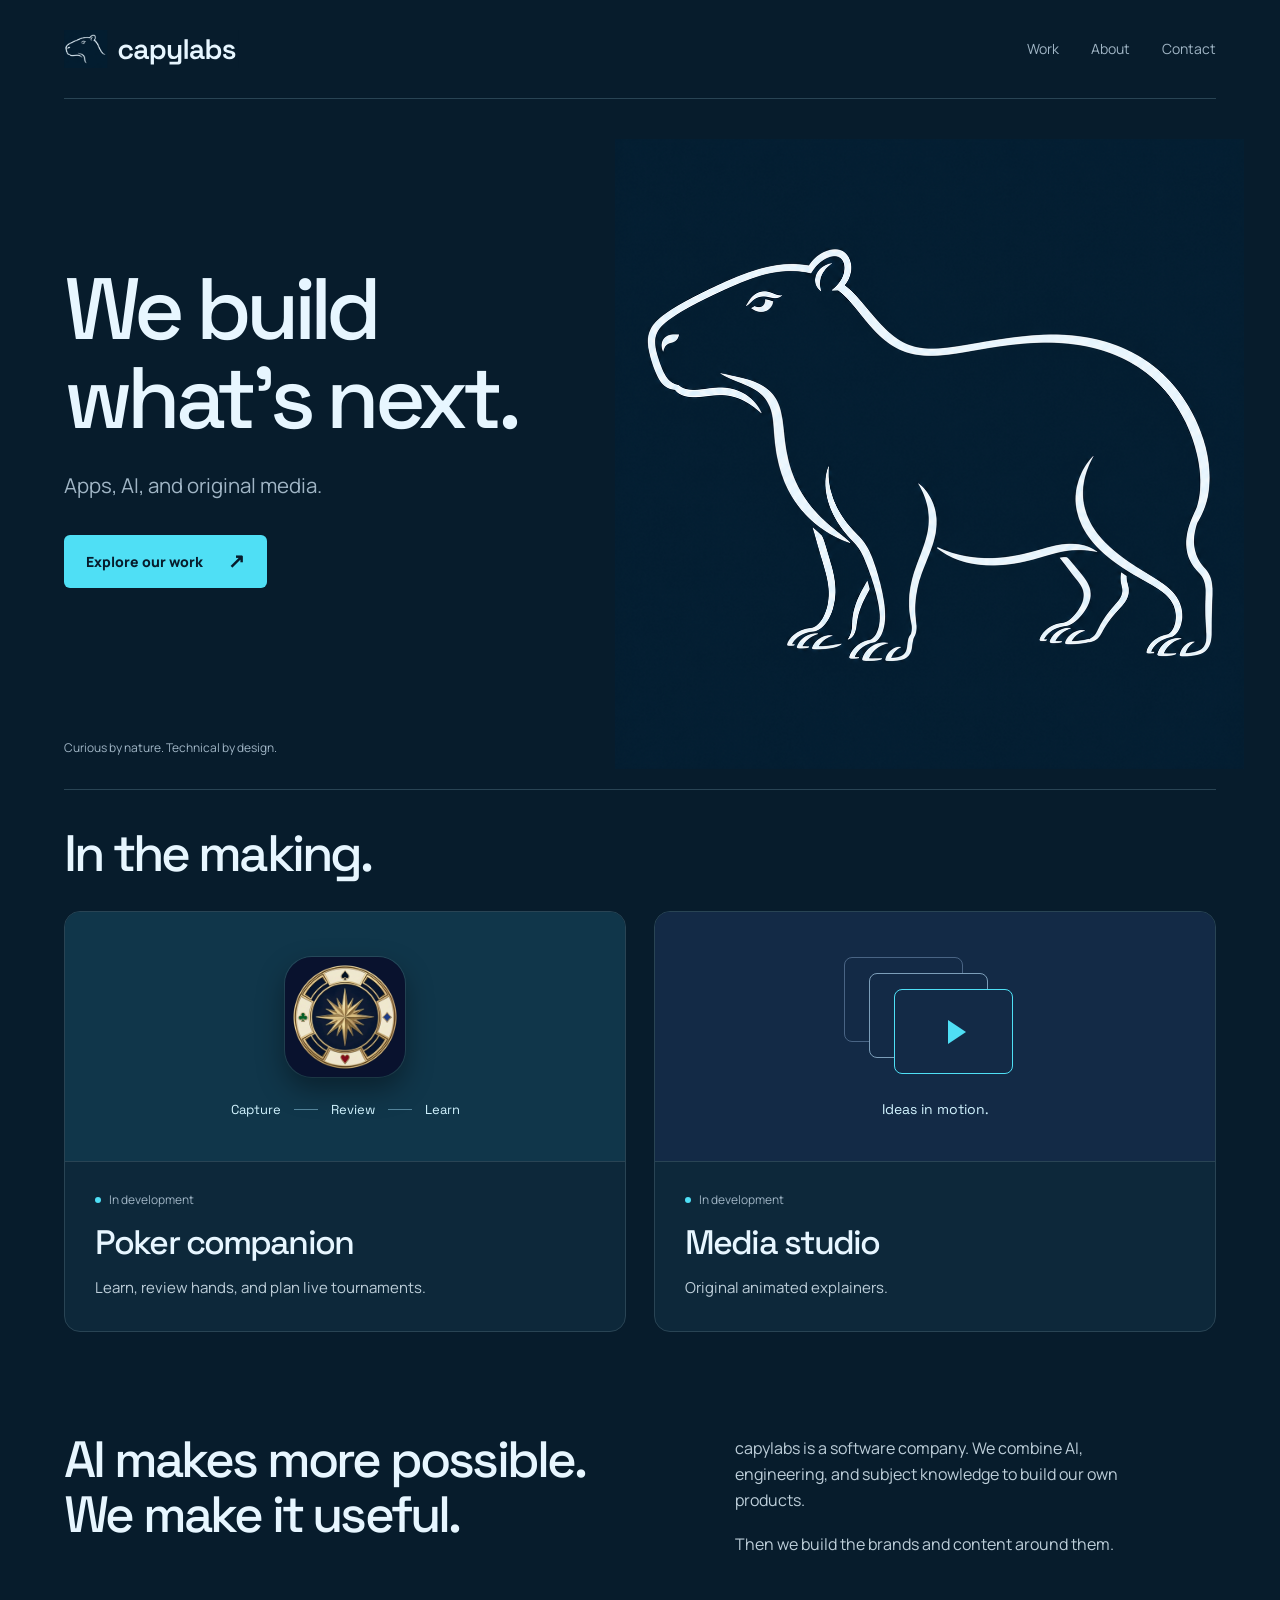
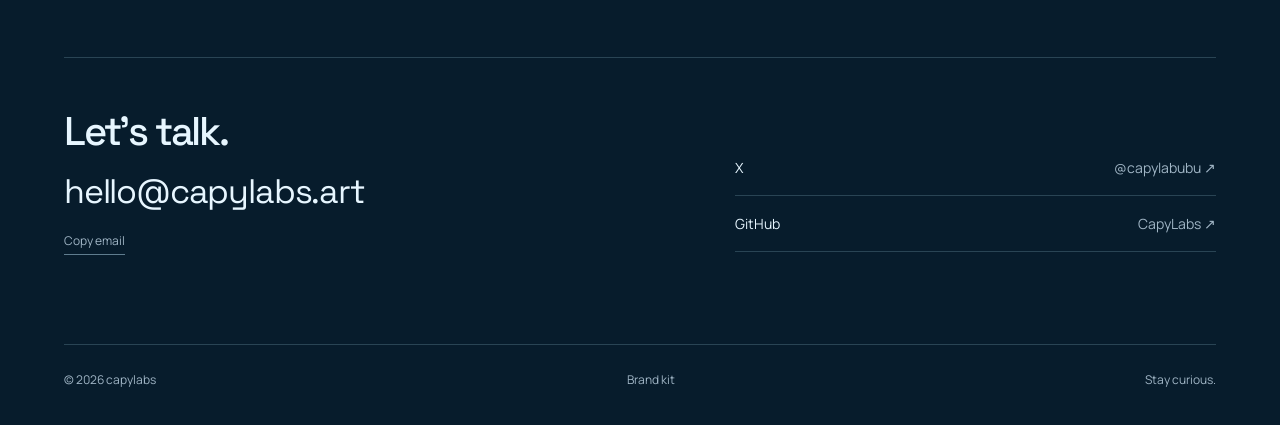
<file: index.html>
<!doctype html>
<html lang="en">
<head>
  <meta charset="utf-8">
  <meta name="viewport" content="width=device-width, initial-scale=1">
  <meta name="theme-color" content="#071C2C">
  <title>capylabs — Apps, AI, and original media</title>
  <meta name="description" content="capylabs builds apps, AI tools, and original media.">
  <meta property="og:type" content="website">
  <meta property="og:title" content="capylabs — We build what's next.">
  <meta property="og:description" content="Apps, AI, and original media.">
  <meta property="og:image" content="https://capylabs.art/assets/capylabs-social-card-1200x630.png">
  <meta property="og:url" content="https://capylabs.art/">
  <meta name="twitter:card" content="summary_large_image">
  <meta name="twitter:site" content="@capylabubu">
  <link rel="canonical" href="https://capylabs.art/">
  <link rel="icon" href="assets/capylabs-favicon.svg" type="image/svg+xml">
  <link rel="icon" href="assets/capylabs-favicon.png" type="image/png">
  <link rel="preload" href="assets/fonts/SpaceGrotesk.woff2" as="font" type="font/woff2" crossorigin>
  <link rel="stylesheet" href="styles.css">
  <script src="site.js" defer></script>
</head>
<body>
  <a class="skip-link" href="#main">Skip to content</a>
  <header class="site-header wrap">
    <a class="brand" href="./" aria-label="capylabs home"><img src="assets/capylabs-lockup.svg" alt="capylabs" width="383" height="92"></a>
    <nav aria-label="Main navigation"><a href="#work">Work</a><a href="#about">About</a><a href="#contact">Contact</a></nav>
  </header>
  <main id="main">
    <section class="hero wrap" aria-labelledby="hero-title">
      <div class="hero-copy"><h1 id="hero-title">We build<br>what's next.</h1><p>Apps, AI, and original media.</p><a class="button" href="#work">Explore our work <span aria-hidden="true">↗</span></a></div>
      <div class="hero-art"><img src="assets/capylabs-pure-contour.png" width="1254" height="1254" alt="A calm capybara drawn in flowing ice-white outlines on midnight navy" fetchpriority="high"></div>
      <p class="hero-foot">Curious by nature. Technical by design.</p>
    </section>

    <section class="work wrap" id="work" aria-labelledby="work-title">
      <div class="section-top"><h2 id="work-title">In the making.</h2></div>
      <div class="project-grid">
        <article class="project poker-project">
          <div class="project-graphic poker-graphic" aria-hidden="true"><img class="poker-icon" src="assets/poker-app-icon.png" alt="" width="144" height="144"><div class="workflow"><span>Capture</span><i></i><span>Review</span><i></i><span>Learn</span></div></div>
          <div class="project-copy"><p class="status"><span></span>In development</p><h3>Poker companion</h3><p>Learn, review hands, and plan live tournaments.</p></div>
        </article>
        <article class="project media-project">
          <div class="project-graphic media-graphic" aria-hidden="true"><div class="motion-frames"><span></span><span></span><span><i></i></span></div><p>Ideas in motion.</p></div>
          <div class="project-copy"><p class="status"><span></span>In development</p><h3>Media studio</h3><p>Original animated explainers.</p></div>
        </article>
      </div>
    </section>

    <section class="about wrap" id="about" aria-labelledby="about-title"><h2 id="about-title">AI makes more possible.<br>We make it useful.</h2><div><p>capylabs is a software company. We combine AI, engineering, and subject knowledge to build our own products.</p><p>Then we build the brands and content around them.</p></div></section>

    <section class="contact wrap" id="contact" aria-labelledby="contact-title"><div><h2 id="contact-title">Let's talk.</h2><a class="email" href="mailto:hello@capylabs.art">hello@capylabs.art</a><button class="copy-email" type="button" data-copy="hello@capylabs.art" data-copy-label="Email">Copy email</button><p class="copy-status" role="status" aria-live="polite"></p></div><div class="contact-links"><a href="https://x.com/capylabubu" target="_blank" rel="noopener noreferrer">X <span>@capylabubu ↗</span></a><a href="https://github.com/CapyLabs" target="_blank" rel="noopener noreferrer">GitHub <span>CapyLabs ↗</span></a></div></section>
  </main>
  <footer class="site-footer wrap"><span>© 2026 capylabs</span><a href="brand.html">Brand kit</a><span>Stay curious.</span></footer>
</body>
</html>
</file>
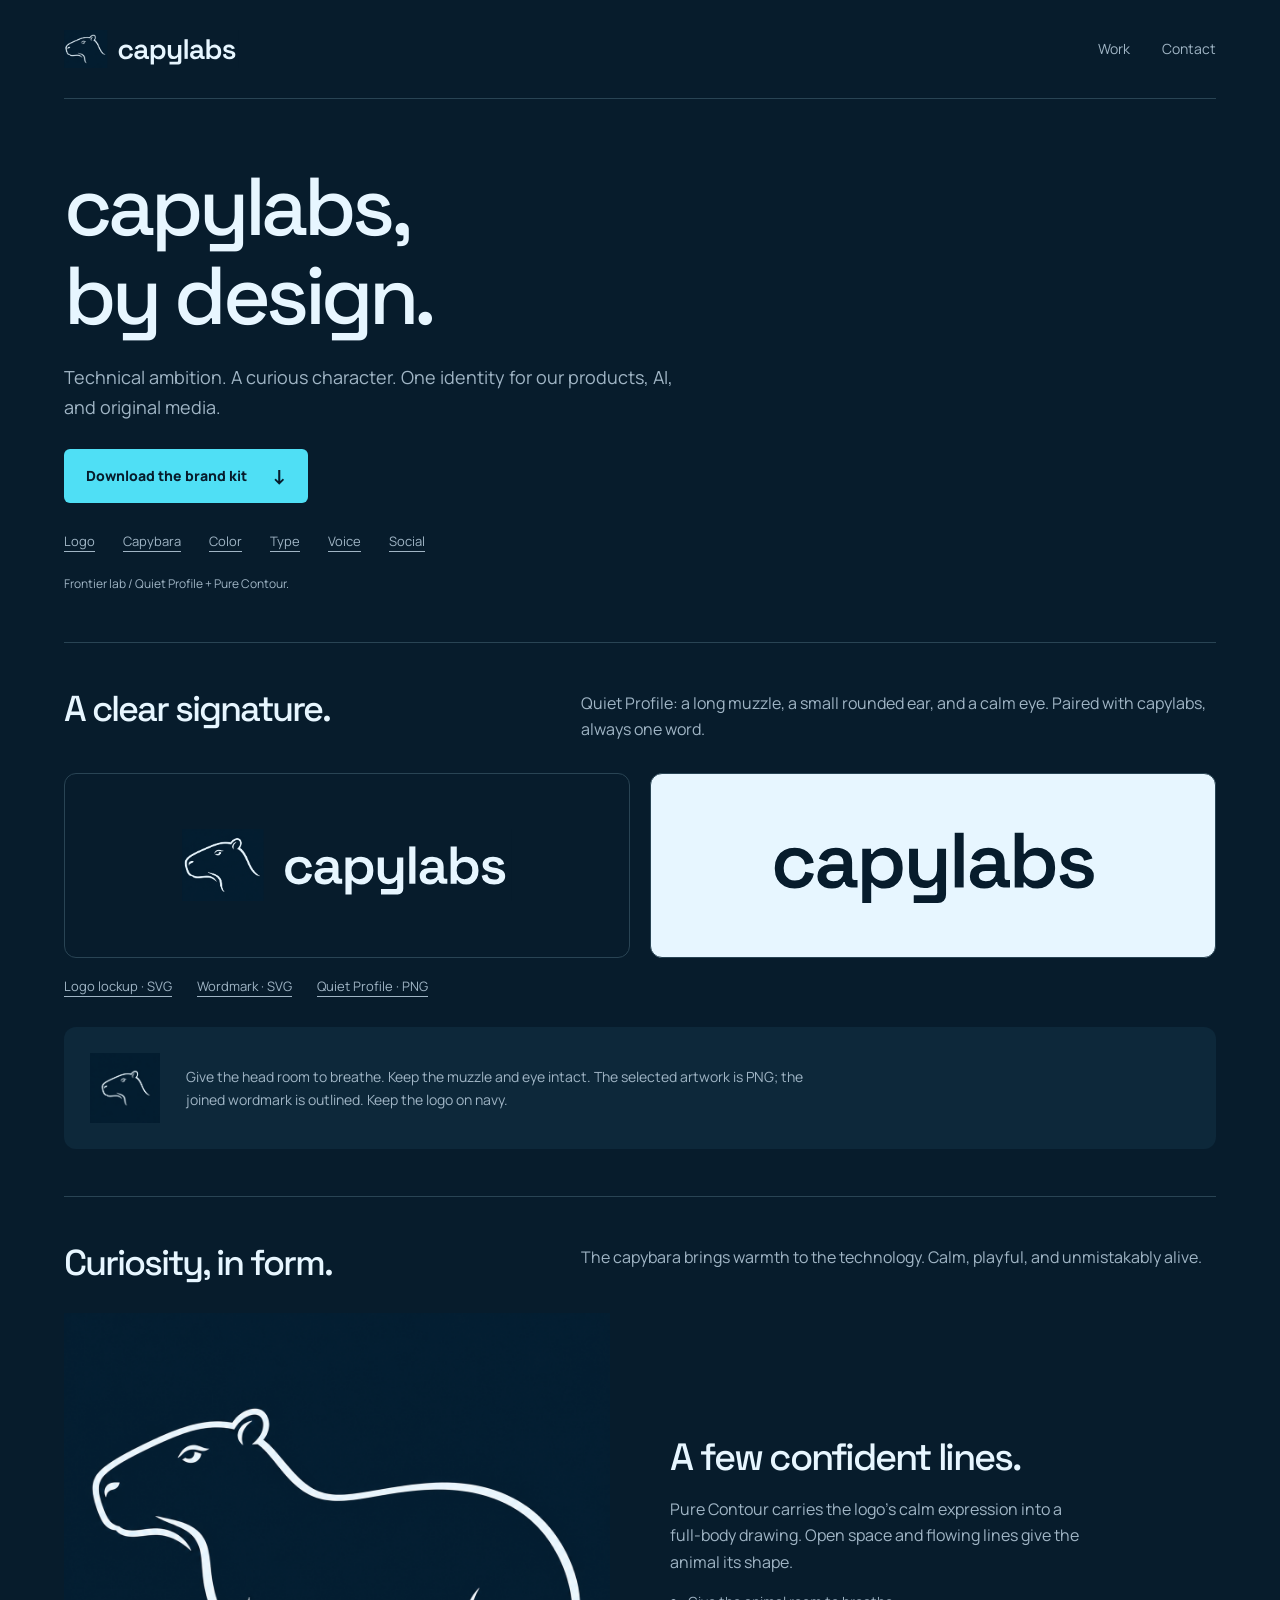
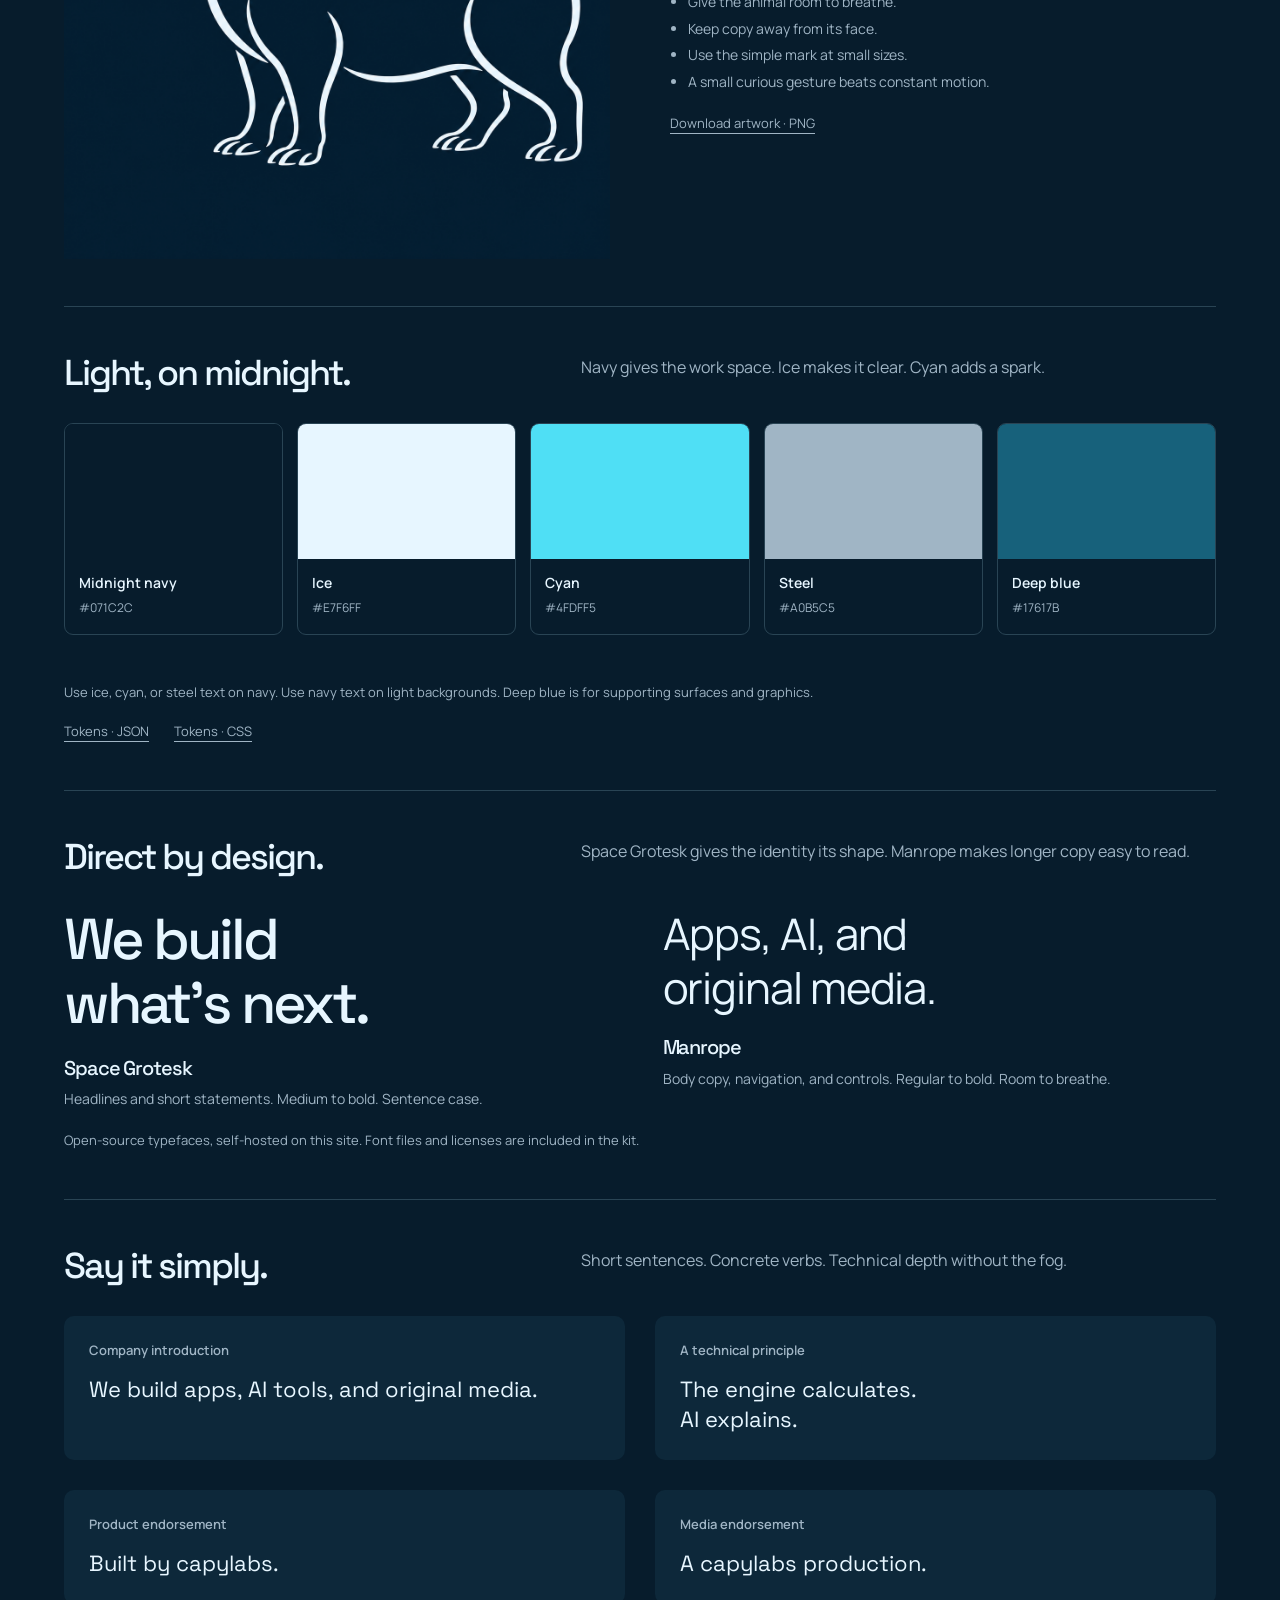
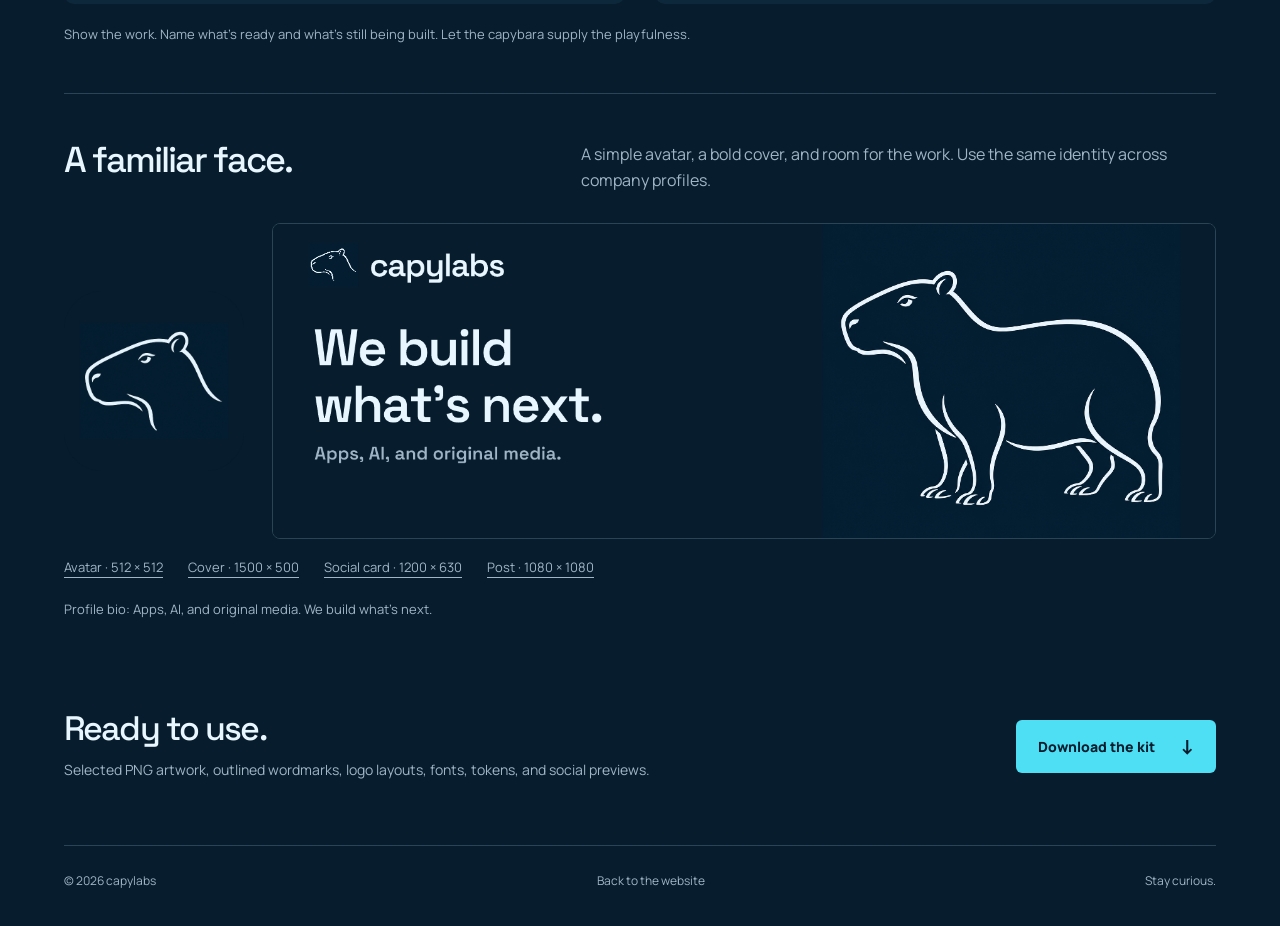
<file: brand.html>
<!doctype html>
<html lang="en">
<head>
  <meta charset="utf-8"><meta name="viewport" content="width=device-width, initial-scale=1"><meta name="theme-color" content="#071C2C">
  <title>Brand kit — capylabs</title><meta name="description" content="The capylabs identity: logos, colors, typography, mascot, and social assets.">
  <link rel="icon" href="assets/capylabs-favicon.svg" type="image/svg+xml"><link rel="stylesheet" href="styles.css"><script src="site.js" defer></script>
</head>
<body>
  <a class="skip-link" href="#main">Skip to content</a>
  <header class="site-header wrap"><a class="brand" href="./" aria-label="capylabs home"><img src="assets/capylabs-lockup.svg" alt="capylabs" width="383" height="92"></a><nav aria-label="Main navigation"><a href="./#work">Work</a><a href="./#contact">Contact</a></nav></header>
  <main id="main" class="wrap">
    <section class="guide-intro"><h1>capylabs,<br>by design.</h1><p>Technical ambition. A curious character. One identity for our products, AI, and original media.</p><a class="button" href="downloads/capylabs-brand-kit.zip" download>Download the brand kit <span aria-hidden="true">↓</span></a><nav class="guide-jump" aria-label="Brand guide sections"><a href="#logos">Logo</a><a href="#mascot">Capybara</a><a href="#color">Color</a><a href="#type">Type</a><a href="#voice">Voice</a><a href="#social">Social</a></nav><p class="guide-meta">Frontier lab / Quiet Profile + Pure Contour.</p></section>

    <section class="guide-section" id="logos"><div class="guide-heading"><h2>A clear signature.</h2><p>Quiet Profile: a long muzzle, a small rounded ear, and a calm eye. Paired with capylabs, always one word.</p></div><div class="logo-grid"><div class="logo-sample"><img src="assets/capylabs-lockup.svg" alt="Quiet Profile and the joined capylabs wordmark on midnight navy"></div><div class="logo-sample light"><img src="assets/capylabs-wordmark-navy.svg" alt="The joined capylabs wordmark in navy on ice"></div></div><div class="asset-links"><a href="assets/capylabs-lockup.svg" download>Logo lockup · SVG</a><a href="assets/capylabs-wordmark-navy.svg" download>Wordmark · SVG</a><a href="assets/capylabs-quiet-profile.png" download>Quiet Profile · PNG</a></div><div class="mark-rule"><img src="assets/capylabs-quiet-profile.png" alt="Quiet Profile outline head"><p>Give the head room to breathe. Keep the muzzle and eye intact. The selected artwork is PNG; the joined wordmark is outlined. Keep the logo on navy.</p></div></section>

    <section class="guide-section" id="mascot"><div class="guide-heading"><h2>Curiosity, in form.</h2><p>The capybara brings warmth to the technology. Calm, playful, and unmistakably alive.</p></div><div class="mascot-row"><img src="assets/capylabs-pure-contour.png" width="1254" height="1254" alt="Pure Contour: a standing capybara in flowing ice-white outlines" loading="lazy"><div><h3>A few confident lines.</h3><p>Pure Contour carries the logo’s calm expression into a full-body drawing. Open space and flowing lines give the animal its shape.</p><ul class="guide-list"><li>Give the animal room to breathe.</li><li>Keep copy away from its face.</li><li>Use the simple mark at small sizes.</li><li>A small curious gesture beats constant motion.</li></ul><div class="asset-links"><a href="assets/capylabs-pure-contour.png" download>Download artwork · PNG</a></div></div></div></section>

    <section class="guide-section" id="color"><div class="guide-heading"><h2>Light, on midnight.</h2><p>Navy gives the work space. Ice makes it clear. Cyan adds a spark.</p></div><div class="swatches"><article class="swatch"><div class="color-block" style="background:#071c2c"></div><div class="swatch-body"><h3>Midnight navy</h3><button type="button" data-copy="#071C2C" aria-label="Copy midnight navy hex value">#071C2C</button></div></article><article class="swatch"><div class="color-block" style="background:#e7f6ff"></div><div class="swatch-body"><h3>Ice</h3><button type="button" data-copy="#E7F6FF" aria-label="Copy ice hex value">#E7F6FF</button></div></article><article class="swatch"><div class="color-block" style="background:#4fdff5"></div><div class="swatch-body"><h3>Cyan</h3><button type="button" data-copy="#4FDFF5" aria-label="Copy cyan hex value">#4FDFF5</button></div></article><article class="swatch"><div class="color-block" style="background:#a0b5c5"></div><div class="swatch-body"><h3>Steel</h3><button type="button" data-copy="#A0B5C5" aria-label="Copy steel hex value">#A0B5C5</button></div></article><article class="swatch"><div class="color-block" style="background:#17617b"></div><div class="swatch-body"><h3>Deep blue</h3><button type="button" data-copy="#17617B" aria-label="Copy deep blue hex value">#17617B</button></div></article></div><p class="copy-status" role="status" aria-live="polite"></p><p class="guide-note">Use ice, cyan, or steel text on navy. Use navy text on light backgrounds. Deep blue is for supporting surfaces and graphics.</p><div class="asset-links"><a href="assets/tokens.json" download>Tokens · JSON</a><a href="assets/tokens.css" download>Tokens · CSS</a></div></section>

    <section class="guide-section" id="type"><div class="guide-heading"><h2>Direct by design.</h2><p>Space Grotesk gives the identity its shape. Manrope makes longer copy easy to read.</p></div><div class="type-grid"><div><p class="type-spec">We build<br>what's next.</p><h3>Space Grotesk</h3><p>Headlines and short statements. Medium to bold. Sentence case.</p></div><div><p class="type-spec body-spec">Apps, AI, and<br>original media.</p><h3>Manrope</h3><p>Body copy, navigation, and controls. Regular to bold. Room to breathe.</p></div></div><p class="guide-note">Open-source typefaces, self-hosted on this site. Font files and licenses are included in the kit.</p></section>

    <section class="guide-section" id="voice"><div class="guide-heading"><h2>Say it simply.</h2><p>Short sentences. Concrete verbs. Technical depth without the fog.</p></div><div class="voice-grid"><article class="voice-example"><h3>Company introduction</h3><p>We build apps, AI tools, and original media.</p></article><article class="voice-example"><h3>A technical principle</h3><p>The engine calculates.<br>AI explains.</p></article><article class="voice-example"><h3>Product endorsement</h3><p>Built by capylabs.</p></article><article class="voice-example"><h3>Media endorsement</h3><p>A capylabs production.</p></article></div><p class="guide-note">Show the work. Name what's ready and what's still being built. Let the capybara supply the playfulness.</p></section>

    <section class="guide-section" id="social"><div class="guide-heading"><h2>A familiar face.</h2><p>A simple avatar, a bold cover, and room for the work. Use the same identity across company profiles.</p></div><div class="social-grid"><img class="avatar" src="assets/capylabs-avatar-512.png" alt="Quiet Profile head on a midnight navy avatar" width="512" height="512" loading="lazy"><img class="cover" src="assets/capylabs-cover-1500x500.png" alt="capylabs cover: We build what's next. Apps, AI, and original media, beside the Pure Contour capybara" width="1500" height="500" loading="lazy"></div><div class="asset-links"><a href="assets/capylabs-avatar-512.png" download>Avatar · 512 × 512</a><a href="assets/capylabs-cover-1500x500.png" download>Cover · 1500 × 500</a><a href="assets/capylabs-social-card-1200x630.png" download>Social card · 1200 × 630</a><a href="assets/capylabs-post-1080x1080.png" download>Post · 1080 × 1080</a></div><p class="guide-note">Profile bio: Apps, AI, and original media. We build what's next.</p></section>

    <section class="guide-download"><div><h2>Ready to use.</h2><p>Selected PNG artwork, outlined wordmarks, logo layouts, fonts, tokens, and social previews.</p></div><a class="button" href="downloads/capylabs-brand-kit.zip" download>Download the kit <span aria-hidden="true">↓</span></a></section>
  </main>
  <footer class="site-footer wrap"><span>© 2026 capylabs</span><a href="./">Back to the website</a><span>Stay curious.</span></footer>
</body>
</html>
</file>
<file: styles.css>
@font-face{font-family:'Space Grotesk';src:url('assets/fonts/SpaceGrotesk.woff2') format('woff2');font-weight:300 700;font-display:swap}
@font-face{font-family:Manrope;src:url('assets/fonts/Manrope.woff2') format('woff2');font-weight:200 800;font-display:swap}
:root{--navy:#071c2c;--ice:#e7f6ff;--cyan:#4fdff5;--steel:#a0b5c5;--blue:#17617b;--line:#294454;--display:'Space Grotesk',Arial,sans-serif;--body:Manrope,Arial,sans-serif;--gutter:clamp(22px,5vw,80px)}
*{box-sizing:border-box}html{scroll-behavior:smooth;scroll-padding-top:30px}body{margin:0;background:var(--navy);color:var(--ice);font:16px/1.65 var(--body)}h1,h2,h3,p{margin:0}h1,h2,h3{font-family:var(--display);font-weight:500;letter-spacing:-.055em;line-height:1.08}a{color:inherit;text-underline-offset:5px}button{font:inherit;cursor:pointer}img{display:block;max-width:100%;height:auto}a,button,summary{-webkit-tap-highlight-color:transparent}a:focus-visible,button:focus-visible,summary:focus-visible{outline:3px solid var(--cyan);outline-offset:6px}button:disabled{cursor:default}.wrap{width:min(100% - var(--gutter)*2,1280px);margin-inline:auto}.skip-link{position:fixed;z-index:10;top:12px;left:12px;padding:10px 16px;color:var(--navy);background:var(--cyan);transform:translateY(-180%)}.skip-link:focus{transform:translateY(0)}
.site-header{display:flex;align-items:center;justify-content:space-between;gap:24px;padding-block:28px;border-bottom:1px solid var(--line)}.brand{display:block;flex:none}.brand img{width:175px;height:42px;object-fit:contain}.site-header nav{display:flex;gap:32px;font-size:14px}.site-header nav a{text-decoration:none;color:var(--steel)}.site-header nav a:hover{color:var(--ice)}
.hero{position:relative;display:grid;grid-template-columns:1.05fr 1fr;align-items:center;gap:0;padding-top:20px;min-height:690px}.hero-copy{position:relative;z-index:1;padding-bottom:55px}.hero h1{font-size:clamp(54px,6.8vw,100px);line-height:1.02;letter-spacing:-.065em}.hero-copy>p{font-size:clamp(17px,1.6vw,22px);color:var(--steel);margin-top:26px}.button{display:inline-flex;gap:25px;align-items:center;justify-content:space-between;padding:15px 22px;border-radius:6px;background:var(--cyan);color:var(--navy);text-decoration:none;font-size:14px;font-weight:800;border:0;transition:background 160ms,transform 160ms}.button:hover{background:#8ceafa;transform:translateY(-2px)}.button span{font-size:20px;line-height:1}.hero .button{margin-top:32px}.hero-art{width:112%;margin-left:-7%;align-self:center}.hero-art img{width:100%}.hero-foot{position:absolute;bottom:31px;left:0;font-size:12px;color:var(--steel)}
.section-top{display:flex;align-items:baseline;justify-content:space-between;gap:24px;padding:36px 0 30px;border-top:1px solid var(--line)}.section-top h2{font-size:clamp(34px,4vw,52px)}.section-top p{font-size:14px;color:var(--steel)}.project-grid{display:grid;grid-template-columns:1fr 1fr;gap:28px}.project{min-width:0;background:#0d283a;border:1px solid var(--line);border-radius:16px;overflow:hidden}.project-graphic{height:250px;display:flex;flex-direction:column;align-items:center;justify-content:center;border-bottom:1px solid var(--line)}.poker-graphic{background:#10364a}.poker-icon{width:120px;height:120px;border-radius:22.5%;margin-bottom:26px;box-shadow:0 12px 28px rgba(0,0,0,.38),0 0 0 1px rgba(210,244,255,.12)}.workflow{display:flex;align-items:center;gap:13px;font:13px/1 var(--display);color:#d2f4ff}.workflow i{height:1px;width:24px;background:#54849a}.media-graphic{background:#132a46;gap:23px}.motion-frames{position:relative;width:182px;height:122px}.motion-frames>span{position:absolute;width:119px;height:85px;left:0;top:0;border:1px solid #496484;border-radius:8px}.motion-frames>span:nth-child(2){left:25px;top:16px;background:#132a46;border-color:#7c9eb9}.motion-frames>span:nth-child(3){left:50px;top:32px;background:#132a46;border-color:var(--cyan);display:grid;place-items:center}.motion-frames i{width:0;height:0;border-top:12px solid transparent;border-bottom:12px solid transparent;border-left:18px solid var(--cyan);margin-left:6px}.media-graphic>p{font:14px/1 var(--display);color:#d2f4ff}.project-copy{padding:28px 30px 30px}.status{display:flex;align-items:center;gap:8px;color:var(--steel);font-size:12px;margin-bottom:15px}.status span{height:6px;width:6px;border-radius:50%;background:var(--cyan)}.project h3{font-size:34px;margin-bottom:14px}.project-copy>p:not(.status){font-size:15px;color:#bdced9;max-width:490px}.project details{margin-top:23px;border-top:1px solid var(--line)}summary{list-style:none;cursor:pointer;display:flex;align-items:center;justify-content:space-between;font-size:13px;padding:17px 0 4px}summary::-webkit-details-marker{display:none}summary span{font-size:20px;color:var(--cyan);line-height:1;transition:transform 160ms}details[open] summary span{transform:rotate(45deg)}.detail-content{font-size:14px;color:#bdced9;padding:0 0 6px}.detail-content ul{padding-left:19px;line-height:1.9}
.about{display:grid;grid-template-columns:1.25fr 1fr;gap:70px;padding-block:100px}.about h2{font-size:clamp(34px,4vw,51px);max-width:650px}.about>div{padding-top:3px;max-width:440px;color:#bdced9}.about p+p{margin-top:17px}.contact{border-top:1px solid var(--line);padding-block:52px 62px;display:grid;grid-template-columns:1.25fr 1fr;gap:70px}.contact h2{font-size:40px;margin-bottom:15px}.email{font:clamp(23px,3vw,34px)/1.4 var(--display);letter-spacing:-.035em;text-decoration:none}.email:hover{text-decoration:underline}.copy-email{display:block;margin-top:12px;font-size:12px;border:0;border-bottom:1px solid #5f7c8e;background:transparent;color:var(--steel);padding:3px 0}.copy-status{font-size:12px;min-height:22px;color:var(--cyan);margin-top:5px}.contact-links{display:grid;align-content:center;gap:0}.contact-links a{display:flex;justify-content:space-between;gap:20px;padding:16px 0;border-bottom:1px solid var(--line);text-decoration:none;font-size:14px}.contact-links a span{color:var(--steel)}.site-footer{display:flex;align-items:center;justify-content:space-between;gap:20px;border-top:1px solid var(--line);font-size:12px;color:var(--steel);padding-block:25px 35px}.site-footer a{text-decoration:none}
/* The reusable identity, shown in real applications. */
.guide-intro{padding-block:64px 48px}.guide-intro h1{font-size:clamp(48px,7vw,82px);margin-bottom:23px}.guide-intro p{max-width:610px;color:var(--steel);font-size:18px}.guide-intro .button{margin-top:27px}.guide-jump{display:flex;flex-wrap:wrap;gap:15px 28px;margin-top:28px;font-size:13px;color:var(--steel)}.guide-section{padding-block:47px;border-top:1px solid var(--line)}.guide-heading{display:grid;grid-template-columns:.75fr 1fr;gap:40px;margin-bottom:30px}.guide-heading h2{font-size:36px}.guide-heading p{color:var(--steel);max-width:640px}.logo-grid{display:grid;grid-template-columns:1fr 1fr;gap:20px}.logo-sample{border:1px solid var(--line);border-radius:12px;padding:45px 24px;min-height:185px;display:grid;place-items:center}.logo-sample.light{background:var(--ice)}.logo-sample img{width:min(80%,330px)}.asset-links{display:flex;gap:25px;flex-wrap:wrap;margin-top:18px;font-size:13px;color:var(--steel)}.mark-rule{display:flex;align-items:center;gap:26px;margin-top:30px;padding:26px;background:#0d283a;border-radius:12px}.mark-rule img{width:70px}.mark-rule p{font-size:14px;color:var(--steel);max-width:620px}.mascot-row{display:grid;grid-template-columns:1fr 1fr;gap:60px;align-items:center}.mascot-row>img{width:100%}.mascot-row h3{font-size:38px;margin-bottom:18px}.mascot-row p{color:var(--steel);max-width:410px}.guide-list{color:var(--steel);padding-left:18px;font-size:14px;line-height:1.9}.swatches{display:grid;grid-template-columns:repeat(5,1fr);gap:14px}.swatch{border:1px solid var(--line);border-radius:9px;overflow:hidden}.color-block{height:135px}.swatch-body{padding:14px}.swatch h3{font:600 14px/1.4 var(--body);letter-spacing:0}.swatch button{font:12px/1.4 var(--body);border:0;background:none;padding:8px 0 0;color:var(--steel);text-align:left}.type-grid{display:grid;grid-template-columns:1fr 1fr;gap:45px}.type-spec{font:500 clamp(34px,4.5vw,60px)/1.12 var(--display);letter-spacing:-.055em;margin-bottom:22px}.type-spec.body-spec{font-family:var(--body);font-size:clamp(27px,3.4vw,44px);font-weight:400;line-height:1.25;letter-spacing:-.025em}.type-grid h3{font-size:20px;margin-bottom:8px}.type-grid p:not(.type-spec){font-size:14px;color:var(--steel)}.voice-grid{display:grid;grid-template-columns:1fr 1fr;gap:30px}.voice-example{padding:25px;background:#0d283a;border-radius:10px}.voice-example h3{font:600 13px/1.4 var(--body);letter-spacing:0;color:var(--steel);margin-bottom:15px}.voice-example p{font-size:22px;font-family:var(--display);line-height:1.4}.social-grid{display:grid;grid-template-columns:180px 1fr;gap:28px;align-items:center}.social-grid .avatar{width:180px}.social-grid .cover{width:100%;border:1px solid var(--line);border-radius:8px}.guide-note{font-size:13px;color:var(--steel);margin-top:20px;max-width:800px}.guide-download{display:flex;gap:30px;align-items:center;justify-content:space-between;padding-block:44px 64px}.guide-download h2{font-size:34px}.guide-download p{font-size:14px;color:var(--steel);margin-top:10px}.guide-meta{font-size:12px!important;margin-top:22px}
@media(min-width:1600px){.hero{min-height:740px}}
@media(max-width:900px){.hero{min-height:565px}.hero h1{font-size:64px}.hero-art{width:110%;margin-left:-5%}.project-copy{padding:24px 22px 24px}.project h3{font-size:29px}.project-graphic{height:215px}.about,.contact{gap:40px}.about{padding-block:78px}.swatches{grid-template-columns:repeat(3,1fr)}.guide-heading{grid-template-columns:1fr;gap:15px}.mascot-row{gap:30px}.social-grid{grid-template-columns:130px 1fr}.social-grid .avatar{width:130px}}
@media(max-width:700px){.site-header{padding-block:22px}.brand img{width:146px;height:36px}.site-header nav{gap:18px;font-size:13px}.hero{grid-template-columns:1fr;padding-top:51px;min-height:0}.hero-copy{padding:0}.hero h1{font-size:clamp(53px,10vw,72px)}.hero-copy>p{font-size:18px;margin-top:22px}.hero .button{margin-top:27px}.hero-art{width:90%;max-width:520px;justify-self:center;margin:12px 0 35px}.hero-foot{bottom:13px;font-size:11px}.section-top{padding-top:30px}.section-top p{font-size:12px}.project-grid{grid-template-columns:1fr;gap:24px}.project-graphic{height:225px}.project h3{font-size:33px}.project-copy>p:not(.status){min-height:0}.about,.contact{grid-template-columns:1fr;gap:28px}.about{padding-block:64px}.about h2{font-size:36px}.about>div{max-width:100%}.contact{padding-block:38px 44px}.contact-links{max-width:100%}.site-footer{font-size:11px;gap:14px;flex-wrap:wrap}.guide-intro{padding-top:44px}.guide-intro p{font-size:16px}.logo-grid,.type-grid,.voice-grid,.mascot-row{grid-template-columns:1fr}.logo-sample{min-height:150px}.mascot-row>img{max-width:420px;margin:auto}.mascot-row{gap:10px}.swatches{grid-template-columns:repeat(2,1fr)}.color-block{height:110px}.type-grid{gap:38px}.guide-heading h2{font-size:32px}.social-grid{grid-template-columns:1fr}.social-grid .avatar{width:128px}.guide-download{align-items:flex-start;flex-direction:column}.guide-download h2{font-size:30px}}
@media(max-width:380px){.site-header{gap:10px}.brand img{width:125px;height:31px}.site-header nav{gap:12px;font-size:12px}.hero h1{font-size:50px}.hero-copy>p{font-size:16px}.section-top{display:block}.section-top p{margin-top:10px}.about h2{font-size:32px}.email{font-size:25px}.guide-intro h1{font-size:46px}.mark-rule{align-items:flex-start;gap:18px}.mark-rule img{width:46px}.swatch-body{padding:12px}.guide-jump{gap:12px 22px}}
@media(prefers-reduced-motion:reduce){html{scroll-behavior:auto}*,*:before,*:after{transition:none!important;animation:none!important}.button:hover{transform:none}}
</file>
